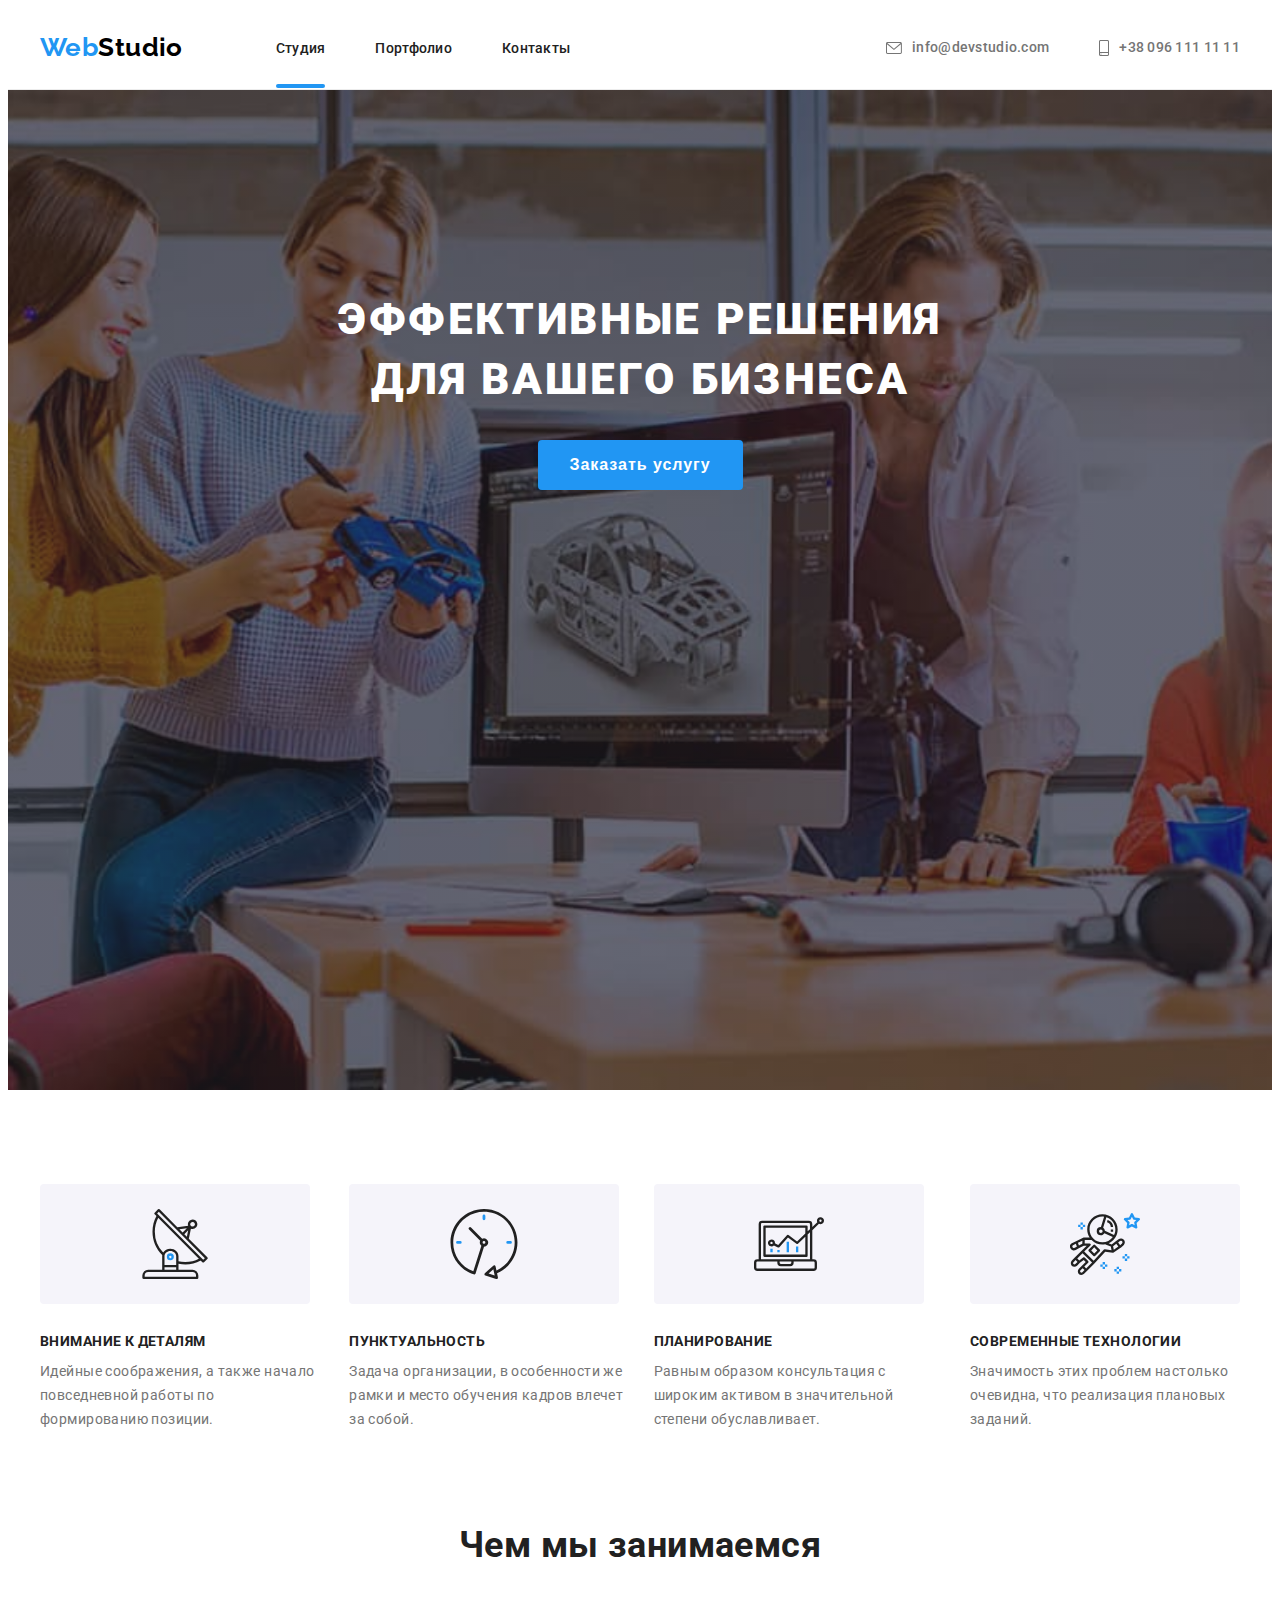
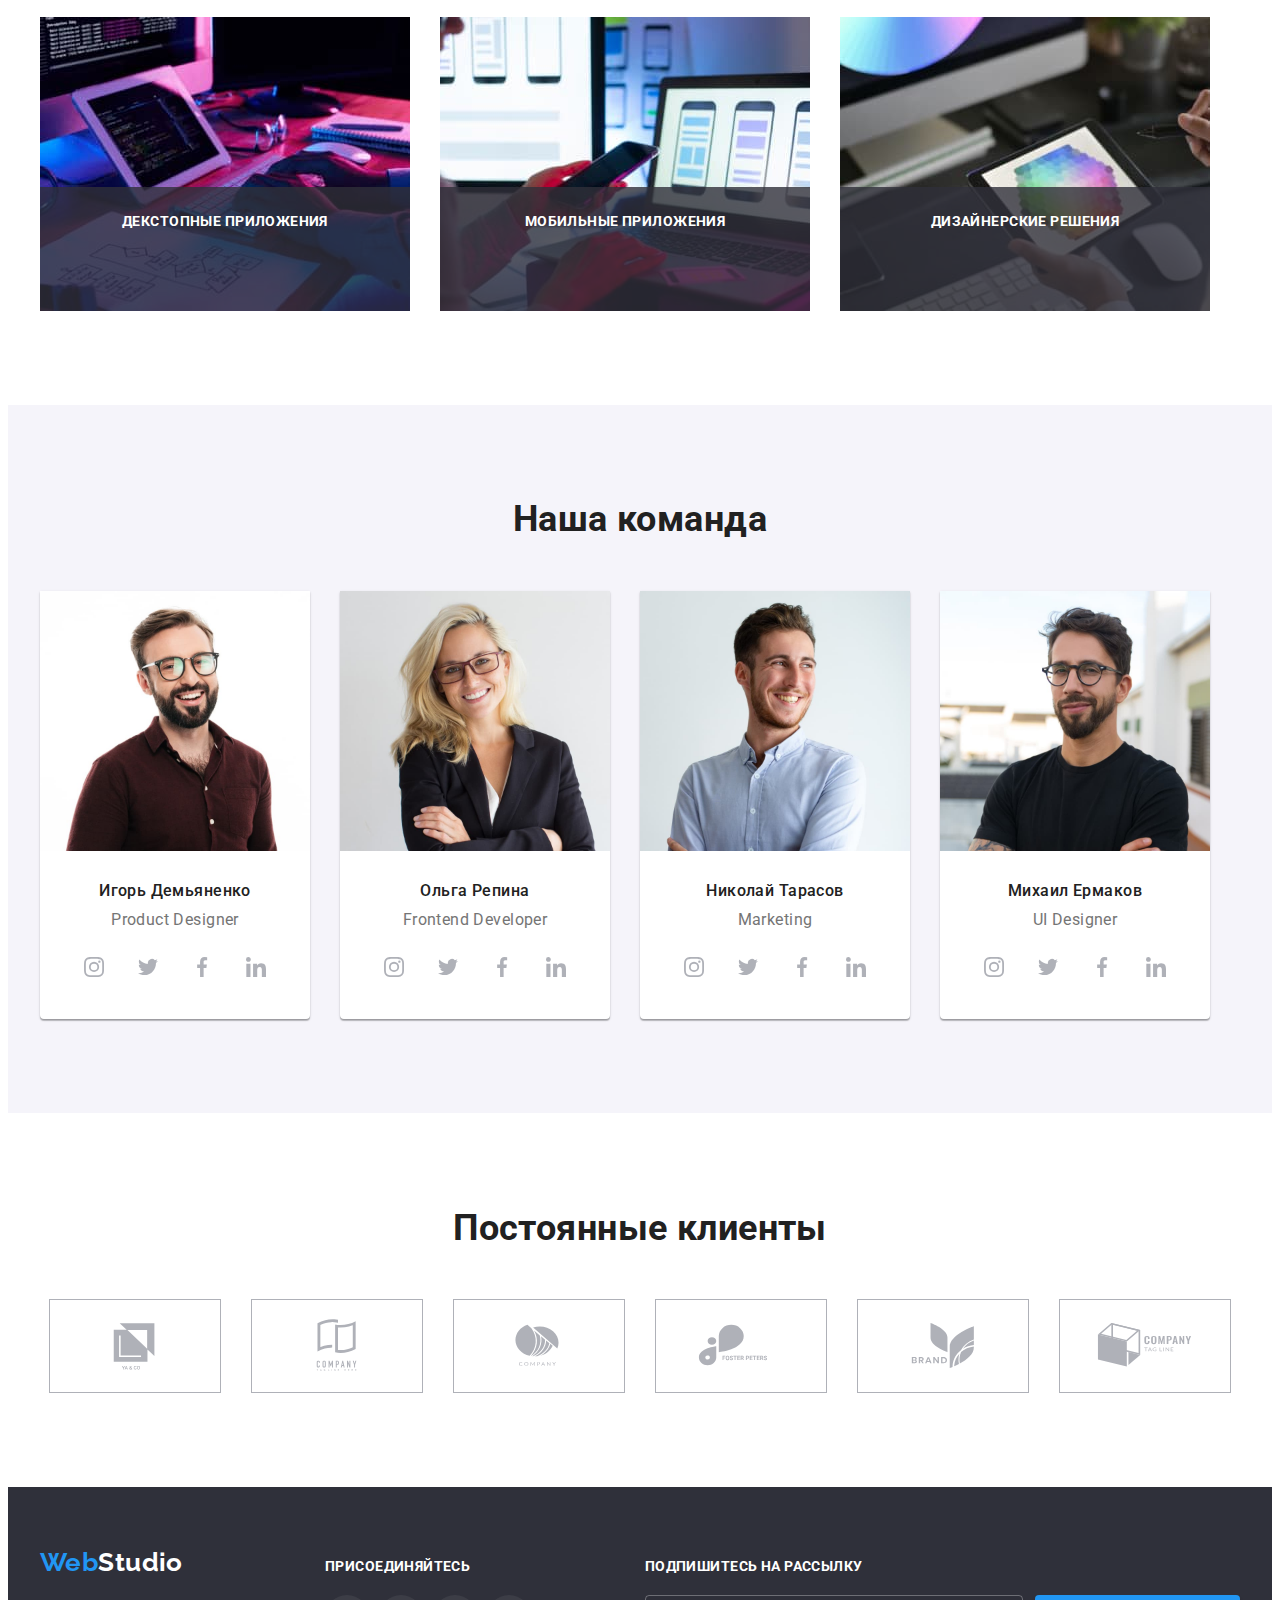
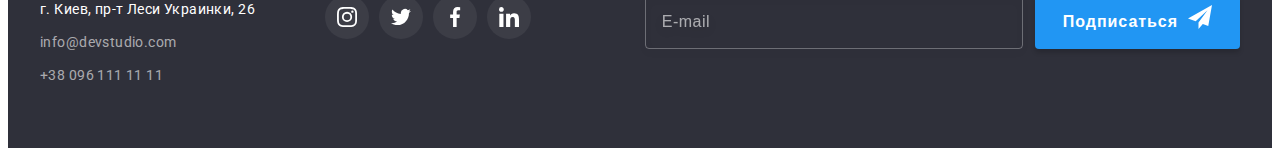
<file: index.html>
<!DOCTYPE html>
<html lang="ru">
	<head>
		<meta charset="UTF-8" />
		<meta http-equiv="X-UA-Compatible" content="IE=edge" />
		<meta name="viewport" content="width=device-width, initial-scale=1.0" />
		<title>Студия</title>
		<link rel="preconnect" href="https://fonts.googleapis.com" />
		<link rel="preconnect" href="https://fonts.gstatic.com" crossorigin />
		<link
			href="https://fonts.googleapis.com/css2?family=Raleway:wght@700&family=Roboto:wght@400;500;700;900&display=swap"
			rel="stylesheet"
		/>
		<link
			rel="stylesheet"
			href="https://cdnjs.cloudflare.com/ajax/libs/modern-normalize/1.1.0/modern-normalize.min.css"
			integrity="sha512-wpPYUAdjBVSE4KJnH1VR1HeZfpl1ub8YT/NKx4PuQ5NmX2tKuGu6U/JRp5y+Y8XG2tV+wKQpNHVUX03MfMFn9Q=="
			crossorigin="anonymous"
			referrerpolicy="no-referrer"
		/>
		<link rel="stylesheet" href="./css/styles.css" />
	</head>
	<body>
		<!-- шапка -->
		<header class="page-header">
			<div class="container">
				<nav class="page-navigation">
					<a href="./index.html" class="logo" lang="en">Web<span class="color-black">Studio</span></a>
					<ul class="site-nav list">
						<li class="site-nav-item"><a class="current" href="./index.html">Студия</a></li>
						<li class="site-nav-item"><a href="./portfolio.html">Портфолио</a></li>
						<li class="site-nav-item"><a href="">Контакты</a></li>
					</ul>
				</nav>
				<ul class="auth-nav list">
					<li class="header-mail">
						<a href="maito:info@devstudio.com" class="header-envelope">
							<svg class="header-icon" width="16px" height="12px">
								<use href="./images/symbol-defs.svg#icon-envelope"></use>
							</svg>
							info@devstudio.com</a
						>
					</li>
					<li class="header-tel">
						<a href="tel:+380961111111" class="header-smartphone">
							<svg class="header-icon" width="10px" height="16px">
								<use href="./images/symbol-defs.svg#icon-smartphone"></use>
							</svg>
							+38 096 111 11 11</a
						>
					</li>
				</ul>
			</div>
		</header>
		<main>
			<!-- герой -->
			<section class="banner">
				<div class="container">
					<h1 class="banner-title">Эффективные решения для вашего бизнеса</h1>
					<button type="button" class="main-button" data-modal-open>Заказать услугу</button>
				</div>
			</section>
			<!-- особенности -->
			<section class="peculiarities">
				<div class="container">
					<h2 class="visually-hidden">Особенности</h2>
					<ul class="pec-list list">
						<li>
							<div class="features-pic">
								<svg class="feature-icon" width="70" height="70">
									<use href="./images/symbol-defs.svg#icon-antenna"></use>
								</svg>
							</div>
							<h3 class="pec-list-title">Внимание к деталям</h3>
							<p class="pec-list-text">
								Идейные соображения, а также начало повседневной работы по формированию позиции.
							</p>
						</li>
						<li>
							<div class="features-pic">
								<svg class="feature-icon" width="70" height="70">
									<use href="./images/symbol-defs.svg#icon-clock"></use>
								</svg>
							</div>
							<h3 class="pec-list-title">Пунктуальность</h3>
							<p class="pec-list-text">
								Задача организации, в особенности же рамки и место обучения кадров влечет за собой.
							</p>
						</li>
						<li>
							<div class="features-pic">
								<svg class="feature-icon" width="70" height="70">
									<use href="./images/symbol-defs.svg#icon-diagram"></use>
								</svg>
							</div>
							<h3 class="pec-list-title">Планирование</h3>
							<p class="pec-list-text">
								Равным образом консультация с широким активом в значительной степени обуславливает.
							</p>
						</li>
						<li>
							<div class="features-pic">
								<svg class="feature-icon" width="70" height="70">
									<use href="./images/symbol-defs.svg#icon-astronaut"></use>
								</svg>
							</div>
							<h3 class="pec-list-title">Современные технологии</h3>
							<p class="pec-list-text">Значимость этих проблем настолько очевидна, что реализация плановых заданий.</p>
						</li>
					</ul>
				</div>
			</section>
			<!-- чем мы занимаемся -->
			<section class="doing">
				<div class="container">
					<h2 class="doing-title">Чем мы занимаемся</h2>
					<ul class="doig-list list">
						<li>
							<div class="doing-img">
								<img src="./images/box1.jpg" alt="декстопные приложения" width="370" />
								<div class="doing-overlay">
									<p class="doing-text">Декстопные приложения</p>
								</div>
							</div>
						</li>
						<li>
							<div class="doing-img">
								<img src="./images/box2.jpg" alt=" приложения" width="370" />
								<div class="doing-overlay">
									<p class="doing-text">Мобильные приложения</p>
								</div>
							</div>
						</li>
						<li>
							<div class="doing-img">
								<img src="./images/box3.jpg" alt="дизайнерские решения" width="370" />
								<div class="doing-overlay">
									<p class="doing-text">Дизайнерские решения</p>
								</div>
							</div>
						</li>
					</ul>
				</div>
			</section>
			<!-- наша команда -->
			<section class="team section">
				<div class="container">
					<h2 class="team-title">Наша команда</h2>
					<ul class="team-list list">
						<li class="team-card">
							<img class="team-photo" src="./images/photo1.jpg" alt="Игорь Демьяненко" width="270" height="260" />
							<div class="team-desk">
								<h3 class="card-title">Игорь Демьяненко</h3>
								<p class="card-text" lang="en">Product Designer</p>
								<ul class="team-contacts list">
									<li class="team-contacts-item">
										<a href="" class="team-contacts-link link">
											<svg class="team-contacts-icon" width="20" height="20">
												<use href="./images/symbol-defs.svg#icon-instagram"></use>
											</svg>
										</a>
									</li>
									<li class="team-contacts-item">
										<a href="" class="team-contacts-link link">
											<svg class="team-contacts-icon" width="20" height="20">
												<use href="./images/symbol-defs.svg#icon-twitter"></use>
											</svg>
										</a>
									</li>
									<li class="team-contacts-item">
										<a href="" class="team-contacts-link link">
											<svg class="team-contacts-icon" width="20" height="20">
												<use href="./images/symbol-defs.svg#icon-facebook"></use>
											</svg>
										</a>
									</li>
									<li class="team-contacts-item">
										<a href="" class="team-contacts-link link">
											<svg class="team-contacts-icon" width="20" height="20">
												<use href="./images/symbol-defs.svg#icon-linkedin"></use>
											</svg>
										</a>
									</li>
								</ul>
							</div>
						</li>
						<li class="team-card">
							<img class="team-photo" src="./images/photo2.jpg" alt="Ольга Репина" width="270" height="260" />
							<div class="team-desk">
								<h3 class="card-title">Ольга Репина</h3>
								<p class="card-text" lang="en">Frontend Developer</p>
								<ul class="team-contacts list">
									<li class="team-contacts-item">
										<a href="" class="team-contacts-link link">
											<svg class="team-contacts-icon" width="20" height="20">
												<use href="./images/symbol-defs.svg#icon-instagram"></use>
											</svg>
										</a>
									</li>
									<li class="team-contacts-item">
										<a href="" class="team-contacts-link link">
											<svg class="team-contacts-icon" width="20" height="20">
												<use href="./images/symbol-defs.svg#icon-twitter"></use>
											</svg>
										</a>
									</li>
									<li class="team-contacts-item">
										<a href="" class="team-contacts-link link">
											<svg class="team-contacts-icon" width="20" height="20">
												<use href="./images/symbol-defs.svg#icon-facebook"></use>
											</svg>
										</a>
									</li>
									<li class="team-contacts-item">
										<a href="" class="team-contacts-link link">
											<svg class="team-contacts-icon" width="20" height="20">
												<use href="./images/symbol-defs.svg#icon-linkedin"></use>
											</svg>
										</a>
									</li>
								</ul>
							</div>
						</li>
						<li class="team-card">
							<img class="team-photo" src="./images/photo3.jpg" alt="Николай Тарасов" width="270" height="260" />
							<div class="team-desk">
								<h3 class="card-title">Николай Тарасов</h3>
								<p class="card-text" lang="en">Marketing</p>
								<ul class="team-contacts list">
									<li class="team-contacts-item">
										<a href="" class="team-contacts-link link">
											<svg class="team-contacts-icon" width="20" height="20">
												<use href="./images/symbol-defs.svg#icon-instagram"></use>
											</svg>
										</a>
									</li>
									<li class="team-contacts-item">
										<a href="" class="team-contacts-link link">
											<svg class="team-contacts-icon" width="20" height="20">
												<use href="./images/symbol-defs.svg#icon-twitter"></use>
											</svg>
										</a>
									</li>
									<li class="team-contacts-item">
										<a href="" class="team-contacts-link link">
											<svg class="team-contacts-icon" width="20" height="20">
												<use href="./images/symbol-defs.svg#icon-facebook"></use>
											</svg>
										</a>
									</li>
									<li class="team-contacts-item">
										<a href="" class="team-contacts-link link">
											<svg class="team-contacts-icon" width="20" height="20">
												<use href="./images/symbol-defs.svg#icon-linkedin"></use>
											</svg>
										</a>
									</li>
								</ul>
							</div>
						</li>
						<li class="team-card">
							<img class="team-photo" src="./images/photo4.jpg" alt="Михаил Ермаков" width="270" height="260" />
							<div class="team-desk">
								<h3 class="card-title">Михаил Ермаков</h3>
								<p class="card-text" lang="en">UI Designer</p>
								<ul class="team-contacts list">
									<li class="team-contacts-item">
										<a href="" class="team-contacts-link link">
											<svg class="team-contacts-icon" width="20" height="20">
												<use href="./images/symbol-defs.svg#icon-instagram"></use>
											</svg>
										</a>
									</li>
									<li class="team-contacts-item">
										<a href="" class="team-contacts-link link">
											<svg class="team-contacts-icon" width="20" height="20">
												<use href="./images/symbol-defs.svg#icon-twitter"></use>
											</svg>
										</a>
									</li>
									<li class="team-contacts-item">
										<a href="" class="team-contacts-link link">
											<svg class="team-contacts-icon" width="20" height="20">
												<use href="./images/symbol-defs.svg#icon-facebook"></use>
											</svg>
										</a>
									</li>
									<li class="team-contacts-item">
										<a href="" class="team-contacts-link link">
											<svg class="team-contacts-icon" width="20" height="20">
												<use href="./images/symbol-defs.svg#icon-linkedin"></use>
											</svg>
										</a>
									</li>
								</ul>
							</div>
						</li>
					</ul>
				</div>
			</section>
			<!-- -------------------ПОСТОЯННЫЕ КЛИЕНТЫ------------ -->
			<section class="clients section">
				<div class="container">
					<h2 class="clients-title">Постоянные клиенты</h2>
					<ul class="clients-list list">
						<li class="clients-list-item">
							<a href="" class="clients-logo-link link">
								<svg class="clients-logo-icon" width="106" height="60">
									<use href="./images/symbol-defs.svg#icon-Logo-1"></use>
								</svg>
							</a>
						</li>
						<li class="clients-list-item">
							<a href="" class="clients-logo-link link">
								<svg class="clients-logo-icon" width="106" height="60">
									<use href="./images/symbol-defs.svg#icon-Logo-2"></use>
								</svg>
							</a>
						</li>
						<li class="clients-list-item">
							<a href="" class="clients-logo-link link">
								<svg class="clients-logo-icon" width="106" height="60">
									<use href="./images/symbol-defs.svg#icon-Logo-3"></use>
								</svg>
							</a>
						</li>
						<li class="clients-list-item">
							<a href="" class="clients-logo-link link">
								<svg class="clients-logo-icon" width="106" height="60">
									<use href="./images/symbol-defs.svg#icon-Logo-4"></use>
								</svg>
							</a>
						</li>
						<li class="clients-list-item">
							<a href="" class="clients-logo-link link">
								<svg class="clients-logo-icon" width="106" height="60">
									<use href="./images/symbol-defs.svg#icon-Logo-5"></use>
								</svg>
							</a>
						</li>
						<li class="clients-list-item">
							<a href="" class="clients-logo-link link">
								<svg class="clients-logo-icon" width="106" height="60">
									<use href="./images/symbol-defs.svg#icon-Logo-6"></use>
								</svg>
							</a>
						</li>
					</ul>
				</div>
			</section>
		</main>
		<!-- футер -->
		<footer class="footer">
			<div class="container position">
				<div class="footer-contacts">
					<a href="./index.html" class="logo-footer" lang="en">Web<span class="color-white">Studio</span></a>
					<address class="adress">
						<ul class="adress-list list">
							<li class="adress-item">
								<a
									class="adr"
									href="https://goo.gl/maps/PPRMC6hqxbuYSdS69"
									target="_blank"
									rel="noreferrer noopener nofollow"
								>
									г. Киев, пр-т Леси Украинки, 26
								</a>
							</li>
							<li class="adress-item"><a class="mail" href="maito:info@devstudio.com">info@devstudio.com</a></li>
							<li class="adress-item"><a class="tel" href="tel:+380961111111">+38 096 111 11 11</a></li>
						</ul>
					</address>
				</div>

				<div class="adition">
					<strong class="add">Присоединяйтесь</strong>
					<ul class="sotial-list list">
						<li class="sotial-items">
							<a href="" class="sotial-links link">
								<svg class="social-icon" width="20" height="20">
									<use href="./images/symbol-defs.svg#icon-instagram"></use>
								</svg>
							</a>
						</li>
						<li class="sotial-items">
							<a href="" class="sotial-links link">
								<svg class="social-icon" width="20" height="20">
									<use href="./images/symbol-defs.svg#icon-twitter"></use>
								</svg>
							</a>
						</li>
						<li class="sotial-items">
							<a href="" class="sotial-links link">
								<svg class="social-icon" width="20" height="20">
									<use href="./images/symbol-defs.svg#icon-facebook"></use>
								</svg>
							</a>
						</li>
						<li class="sotial-items">
							<a href="" class="sotial-links link">
								<svg class="social-icon" width="20" height="20">
									<use href="./images/symbol-defs.svg#icon-linkedin"></use>
								</svg>
							</a>
						</li>
					</ul>
				</div>

				<div class="footer-sub">
					<strong class="subscribe">Подпишитесь на рассылку</strong>
					<form class="subscribe-form">
						<input type="email" class="subscribe-input" name="user-email" placeholder="E-mail" />
						<button type="submit" class="subscribe-button">
							Подписаться
							<span>
								<svg class="send" width="24" height="24">
									<use href="./images/symbol-defs.svg#icon-send"></use>
								</svg>
							</span>
						</button>
					</form>
				</div>
			</div>
		</footer>
		<!-- --------------------------МОДАЛКА-------------------------- -->
		<div class="backdrop is-hidden" data-modal>
			<div class="modal">
				<button type="button" data-modal-close class="close">
					<svg class="icon-close" width="18" height="18">
						<use href="./images/symbol-defs.svg#icon-close"></use>
					</svg>
				</button>
				<p class="modal-title">Оставьте свои данные, мы вам перезоним</p>
				<form class="modal-form">
					<div class="input-field">
						<label class="input-title">Имя</label>
						<div class="input-wrap">
							<input type="text" class="form-input" name="user-name" required />
							<svg class="input-icon" width="18" height="18">
								<use href="./images/symbol-defs.svg#icon-person"></use>
							</svg>
						</div>
					</div>
					<div class="input-field">
						<label class="input-title">Телефон</label>
						<div class="input-wrap">
							<input type="tel" class="form-input" name="user-tel" minlength="10" required />
							<svg class="input-icon" width="18" height="18">
								<use href="./images/symbol-defs.svg#icon-phone"></use>
							</svg>
						</div>
					</div>
					<div class="input-field">
						<label class="input-title">Почта</label>
						<div class="input-wrap">
							<input type="email" class="form-input" name="user-email" required />
							<svg class="input-icon" width="18" height="18">
								<use href="./images/symbol-defs.svg#icon-email"></use>
							</svg>
						</div>
					</div>

					<div class="input-field-coment">
						<label>
							<span class="input-title">Комментарий</span>
							<textarea name="comment" class="modal-text form-input" placeholder="Введите текст"></textarea>
						</label>
					</div>
					<div class="input-field-che">
						<input
							type="checkbox"
							name="user-policy"
							value="true"
							class="input-check visually-hidden"
							id="user-policy"
						/>
						<label for="user-policy" class="checkbox-text">
							<span>
								<svg class="checked-icon" width="16" height="15">
									<use href="./images/symbol-defs.svg#icon-checked"></use>
								</svg>
							</span>
							Соглашаюсь с рассылкой и принимаю <a href="#" class="dogovor">Условия договора</a>
						</label>
					</div>

					<button type="submit" class="modal-button">Отправить</button>
				</form>
			</div>
		</div>
		<script src="./js/modal.js"></script>
	</body>
</html>
</file>
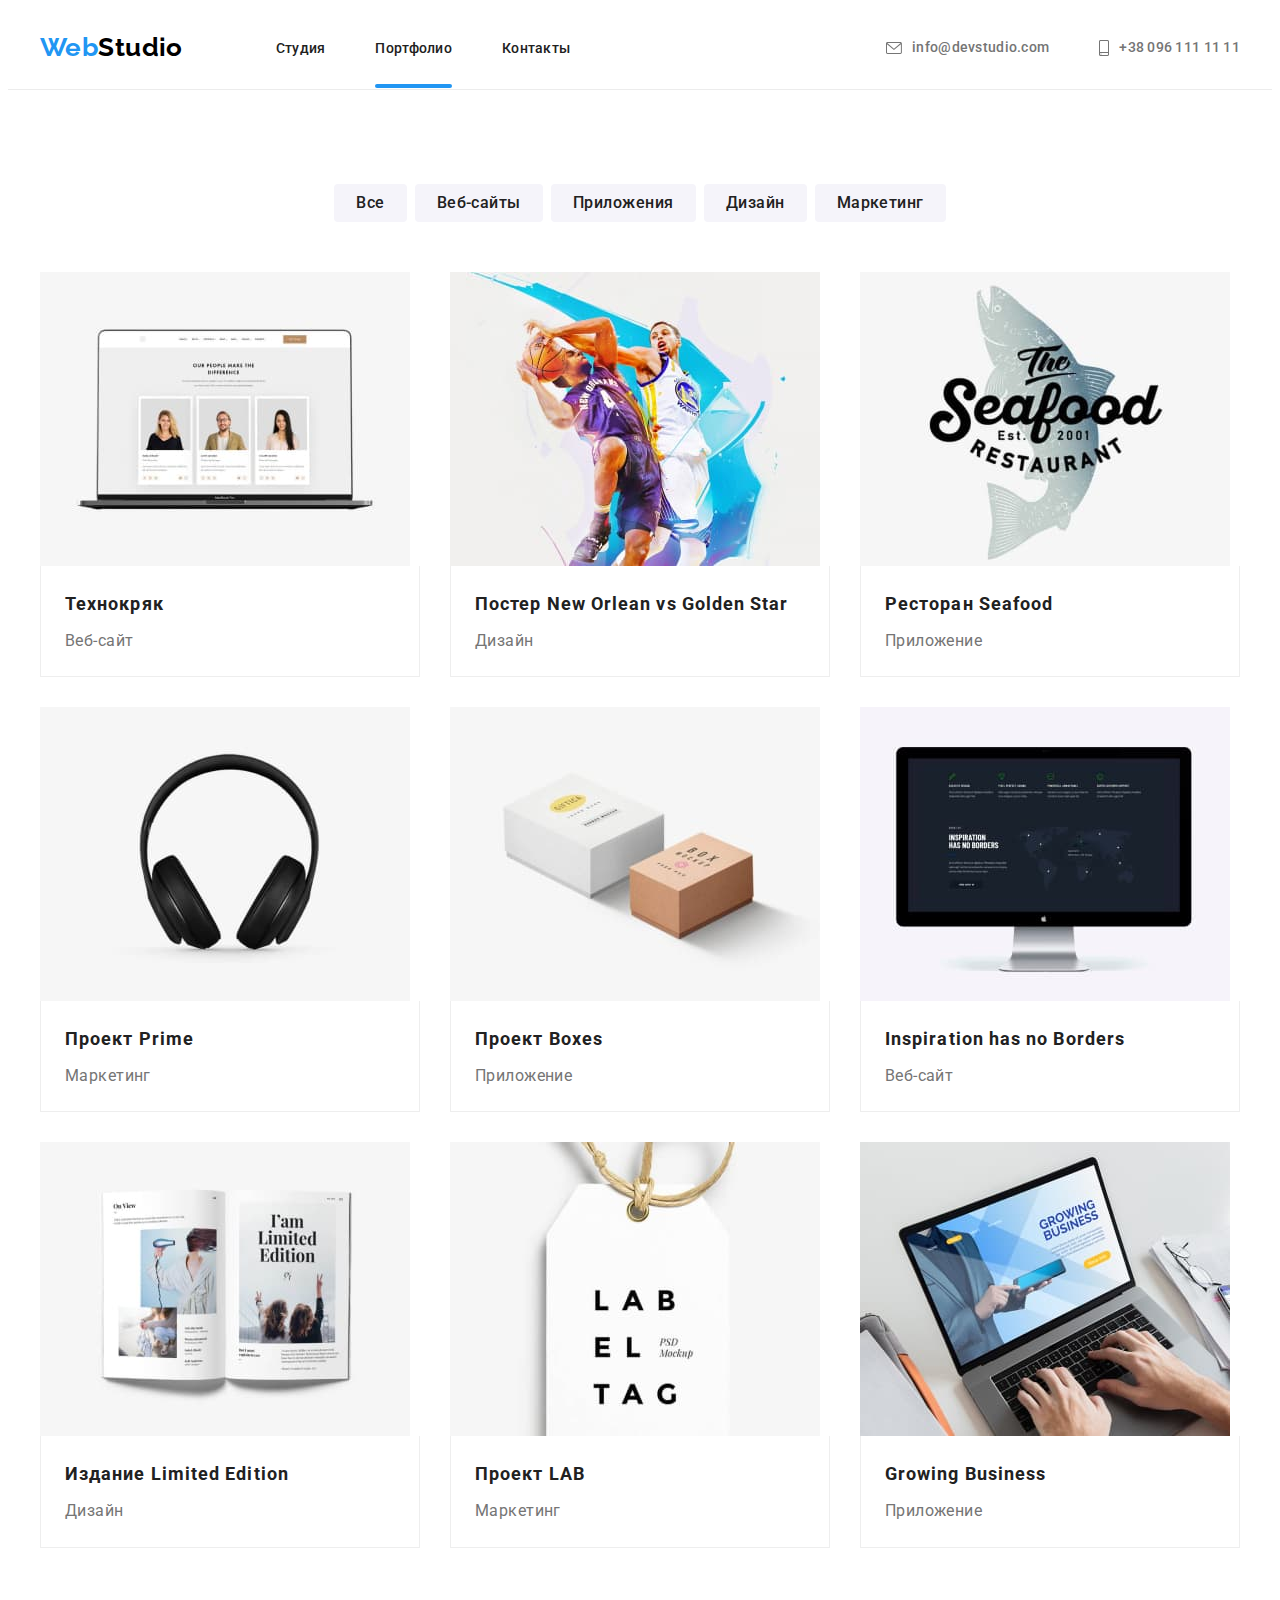
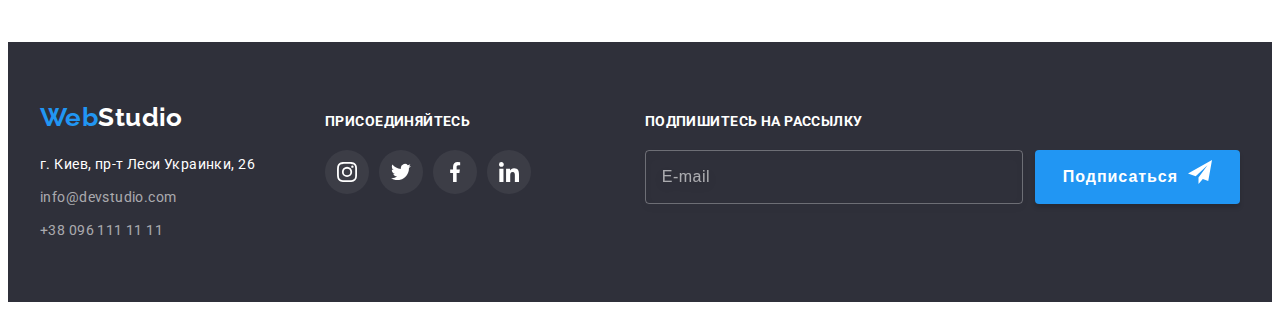
<file: portfolio.html>
<!DOCTYPE html>
<html lang="ru">
	<head>
		<meta charset="UTF-8" />
		<meta http-equiv="X-UA-Compatible" content="IE=edge" />
		<meta name="viewport" content="width=device-width, initial-scale=1.0" />
		<title>Портфолио</title>
		<link rel="preconnect" href="https://fonts.googleapis.com" />
		<link rel="preconnect" href="https://fonts.gstatic.com" crossorigin />
		<link
			href="https://fonts.googleapis.com/css2?family=Raleway:wght@700&family=Roboto:wght@400;500;700;900&display=swap"
			rel="stylesheet"
		/>
		<link
			rel="stylesheet"
			href="https://cdnjs.cloudflare.com/ajax/libs/modern-normalize/1.1.0/modern-normalize.min.css"
			integrity="sha512-wpPYUAdjBVSE4KJnH1VR1HeZfpl1ub8YT/NKx4PuQ5NmX2tKuGu6U/JRp5y+Y8XG2tV+wKQpNHVUX03MfMFn9Q=="
			crossorigin="anonymous"
			referrerpolicy="no-referrer"
		/>
		<link rel="stylesheet" href="./css/styles.css" />
	</head>
	<body>
		<!-- шапка -->
		<header class="page-header">
			<div class="container">
				<nav class="page-navigation">
					<a href="./index.html" class="logo" lang="en">Web<span class="color-black">Studio</span></a>
					<ul class="site-nav list">
						<li><a href="./index.html">Студия</a></li>
						<li><a class="current" href="./portfolio.html">Портфолио</a></li>
						<li><a href="">Контакты</a></li>
					</ul>
				</nav>
				<ul class="auth-nav list">
					<li class="header-mail">
						<a href="maito:info@devstudio.com" class="header-envelope">
							<svg class="header-icon" width="16px" height="12px">
								<use href="./images/symbol-defs.svg#icon-envelope"></use>
							</svg>
							info@devstudio.com</a
						>
					</li>
					<li class="header-tel">
						<a href="tel:+380961111111" class="header-smartphone">
							<svg class="header-icon" width="10px" height="16px">
								<use href="./images/symbol-defs.svg#icon-smartphone"></use>
							</svg>
							+38 096 111 11 11</a
						>
					</li>
				</ul>
			</div>
		</header>
		<main>
			<section class="portfolio section">
				<div class="container">
					<h1 class="visually-hidden">Портфолио</h1>
					<!--фильтр-->
					<ul class="filters list">
						<li class="filers-item"><button type="button">Все</button></li>
						<li class="filers-item"><button type="button">Веб-сайты</button></li>
						<li class="filers-item"><button type="button">Приложения</button></li>
						<li class="filers-item"><button type="button">Дизайн</button></li>
						<li class="filers-item"><button type="button">Маркетинг</button></li>
					</ul>
					<!--карточки-->
					<ul class="cards-list list">
						<li class="cards-item">
							<a href="#" class="card-link">
								<div class="card-thumb">
									<img class="card-img" src="./images/p1.jpg" alt="технокряк" />

									<p class="card-about">
										Ресурс предлагает комплексные предложения с разным уровнем функционала и сервисов. Все это позволит
										посетителю получить исчерпывающие сведения о компании или частном лице
									</p>
								</div>
								<div class="card-content">
									<h2 class="cads">Технокряк</h2>
									<p class="cards-text">Веб-сайт</p>
								</div>
							</a>
						</li>
						<li class="cards-item">
							<a href="#" class="card-link">
								<div class="card-thumb">
									<img class="card-img" src="./images/p2.jpg" alt="постер" width="370" height="294" />
									<p class="card-about">
										Ресурс предлагает комплексные предложения с разным уровнем функционала и сервисов. Все это позволит
										посетителю получить исчерпывающие сведения о компании или частном лице
									</p>
								</div>
								<div class="card-content">
									<h2 class="cads">Постер <span lang="en">New Orlean vs Golden Star</span></h2>
									<p class="cards-text">Дизайн</p>
								</div>
							</a>
						</li>
						<li class="cards-item">
							<a href="#" class="card-link">
								<div class="card-thumb">
									<img class="card-img" src="./images/p3.jpg" alt="ресторан" width="370" height="294" />
									<p class="card-about">
										Ресурс предлагает комплексные предложения с разным уровнем функционала и сервисов. Все это позволит
										посетителю получить исчерпывающие сведения о компании или частном лице
									</p>
								</div>
								<div class="card-content">
									<h2 class="cads">Ресторан <span lang="en">Seafood</span></h2>
									<p class="cards-text">Приложение</p>
								</div>
							</a>
						</li>
						<li class="cards-item">
							<a href="#" class="card-link">
								<div class="card-thumb">
									<img class="card-img" src="./images/p4.jpg" alt="прайм" width="370" height="294" />
									<p class="card-about">
										Ресурс предлагает комплексные предложения с разным уровнем функционала и сервисов. Все это позволит
										посетителю получить исчерпывающие сведения о компании или частном лице
									</p>
								</div>
								<div class="card-content">
									<h2 class="cads">Проект <span lang="en">Prime</span></h2>
									<p class="cards-text">Маркетинг</p>
								</div>
							</a>
						</li>
						<li class="cards-item">
							<a href="#" class="card-link">
								<div class="card-thumb">
									<img class="card-img" src="./images/p5.jpg" alt="коробки" width="370" height="294" />
									<p class="card-about">
										Ресурс предлагает комплексные предложения с разным уровнем функционала и сервисов. Все это позволит
										посетителю получить исчерпывающие сведения о компании или частном лице
									</p>
								</div>
								<div class="card-content">
									<h2 class="cads">Проект <span lang="en">Boxes</span></h2>
									<p class="cards-text">Приложение</p>
								</div>
							</a>
						</li>
						<li class="cards-item">
							<a href="#" class="card-link">
								<div class="card-thumb">
									<img class="card-img" src="./images/p6.jpg" alt="вдохновение" width="370" height="294" />
									<p class="card-about">
										Ресурс предлагает комплексные предложения с разным уровнем функционала и сервисов. Все это позволит
										посетителю получить исчерпывающие сведения о компании или частном лице
									</p>
								</div>
								<div class="card-content">
									<h2 class="cads" lang="en">Inspiration has no Borders</h2>
									<p class="cards-text">Веб-сайт</p>
								</div>
							</a>
						</li>
						<li class="cards-item">
							<a href="#" class="card-link">
								<div class="card-thumb">
									<img class="card-img" src="./images/p7.jpg" alt="журнал" width="370" height="294" />
									<p class="card-about">
										Ресурс предлагает комплексные предложения с разным уровнем функционала и сервисов. Все это позволит
										посетителю получить исчерпывающие сведения о компании или частном лице
									</p>
								</div>
								<div class="card-content">
									<h2 class="cads">Издание <span lang="en">Limited Edition</span></h2>
									<p class="cards-text">Дизайн</p>
								</div>
							</a>
						</li>
						<li class="cards-item">
							<a href="#" class="card-link">
								<div class="card-thumb">
									<img class="card-img" src="./images/p8.jpg" alt="проект" width="370" height="294" />
									<p class="card-about">
										Ресурс предлагает комплексные предложения с разным уровнем функционала и сервисов. Все это позволит
										посетителю получить исчерпывающие сведения о компании или частном лице
									</p>
								</div>
								<div class="card-content">
									<h2 class="cads">Проект <span lang="en">LAB</span></h2>
									<p class="cards-text">Маркетинг</p>
								</div>
							</a>
						</li>
						<li class="cards-item">
							<a href="#" class="card-link">
								<div class="card-thumb">
									<img class="card-img" src="./images/p9.jpg" alt="приложение" width="370" height="294" />
									<p class="card-about">
										Ресурс предлагает комплексные предложения с разным уровнем функционала и сервисов. Все это позволит
										посетителю получить исчерпывающие сведения о компании или частном лице
									</p>
								</div>
								<div class="card-content">
									<h2 class="cads" lang="en">Growing Business</h2>
									<p class="cards-text">Приложение</p>
								</div>
							</a>
						</li>
					</ul>
				</div>
			</section>
		</main>
		<!-- футер -->
		<footer class="footer">
			<div class="container position">
				<div class="footer-contacts">
					<a href="./index.html" class="logo-footer" lang="en">Web<span class="color-white">Studio</span></a>
					<address class="adress">
						<ul class="adress-list list">
							<li class="adress-item">
								<a
									class="adr"
									href="https://goo.gl/maps/PPRMC6hqxbuYSdS69"
									target="_blank"
									rel="noreferrer noopener nofollow"
								>
									г. Киев, пр-т Леси Украинки, 26
								</a>
							</li>
							<li class="adress-item"><a class="mail" href="maito:info@devstudio.com">info@devstudio.com</a></li>
							<li class="adress-item"><a class="tel" href="tel:+380961111111">+38 096 111 11 11</a></li>
						</ul>
					</address>
				</div>

				<div class="adition">
					<strong class="add">Присоединяйтесь</strong>
					<ul class="sotial-list list">
						<li class="sotial-items">
							<a href="" class="sotial-links link">
								<svg class="social-icon" width="20" height="20">
									<use href="./images/symbol-defs.svg#icon-instagram"></use>
								</svg>
							</a>
						</li>
						<li class="sotial-items">
							<a href="" class="sotial-links link">
								<svg class="social-icon" width="20" height="20">
									<use href="./images/symbol-defs.svg#icon-twitter"></use>
								</svg>
							</a>
						</li>
						<li class="sotial-items">
							<a href="" class="sotial-links link">
								<svg class="social-icon" width="20" height="20">
									<use href="./images/symbol-defs.svg#icon-facebook"></use>
								</svg>
							</a>
						</li>
						<li class="sotial-items">
							<a href="" class="sotial-links link">
								<svg class="social-icon" width="20" height="20">
									<use href="./images/symbol-defs.svg#icon-linkedin"></use>
								</svg>
							</a>
						</li>
					</ul>
				</div>

				<div class="footer-sub">
					<strong class="subscribe">Подпишитесь на рассылку</strong>
					<form class="subscribe-form">
						<input type="email" class="subscribe-input" name="user-email" placeholder="E-mail" />
						<button type="submit" class="subscribe-button">
							Подписаться
							<span>
								<svg class="send" width="24" height="24">
									<use href="./images/symbol-defs.svg#icon-send"></use>
								</svg>
							</span>
						</button>
					</form>
				</div>
			</div>
		</footer>
	</body>
</html>
</file>
<file: css/styles.css>
:root {
	--main-title-color: #fff;
	--accent-color: #2196f3;
	--color-titles: #212121;
	--color-text: #757575;
	--color-fon: #f5f4fa;
	--color-fon-banner: #c4c4c4;
	--color-black: #000;
	--main-button-accent: #188ce8;
	--contacts-in-footer: rgba(255, 255, 255, 0.6);
	--color-border: #eeeeee;
	--color-header-line: #ececec;
	--color-gradient-hero: rgba(47, 48, 58, 0.4);
	--color-soc-icons: #afb1b8;
	--card-set-gap: 30px;
	--timing-function: cubic-bezier(0.4, 0, 0.2, 1);
}

body {
	font-family: "Roboto", sans-serif;
	background-color: var(--main-title-color);
	font-size: 14px;
	letter-spacing: 0.03em;
	color: var(--color-titles);
}
h1,
h2,
h3,
h4,
h5,
h6,
p {
	margin: 0;
}
a {
	text-decoration: none;
}
li {
	list-style: none;
}
img {
	display: block;
	max-width: 100%;
	height: auto;
}
button {
	display: block;
	margin: 0 auto;
	cursor: pointer;
	border: none;
	border-radius: 4px;
}
.section {
	padding-top: 94px;
	padding-bottom: 94px;
}
.list {
	padding: 0;
	margin: 0;
	list-style: none;
}
.link {
	text-decoration: none;
}
.container {
	width: 1200px;
	padding-left: 15px;
	padding-right: 15px;
	margin: 0 auto;
}
/* --------------------------ШАПКА------------------------ */
.page-header {
	background-color: var(--main-title-color);
	border-bottom: 1px solid var(--color-header-line);
}
.page-header .container {
	display: flex;
	align-items: center;
}
.page-navigation {
	display: flex;
}
.logo {
	font-family: "Raleway", sans-serif;
	font-style: normal;
	font-weight: 700;
	font-size: 26px;
	line-height: 1.19;
	color: var(--accent-color);
	padding-top: 24px;
	padding-bottom: 25px;
	margin-right: 93px;
}
.color-black {
	color: var(--color-black);
}

.site-nav a {
	font-weight: 500;
	line-height: 1.14;
	letter-spacing: 0.02em;
	color: var(--color-titles);
	transition: color 250ms var(--timing-function);
	padding-bottom: 32px;
}

.site-nav a:hover,
.auth-nav a:hover,
.site-nav a:focus,
.auth-nav a:focus {
	cursor: pointer;
	color: var(--accent-color);
}

.current {
	position: relative;
	color: var(--accent-color);
}
.site-nav {
	position: relative;
}
.current::after {
	content: "";
	position: absolute;

	bottom: 0;
	left: 0;
	display: block;
	width: 100%;
	height: 4px;
	background-color: var(--accent-color);
	border-radius: 2px;
}
.auth-nav a {
	font-weight: 500;
	line-height: 1.14;
	letter-spacing: 0.02em;
	color: var(--color-text);
	transition: color 250ms var(--timing-function);
}
.site-nav {
	display: flex;
	padding-top: 32px;
	padding-bottom: 32px;
	margin: 0 auto;
	gap: 50px;
}
.auth-nav {
	display: flex;
	margin-left: auto;
	gap: 50px;
}
.header-icon {
	fill: currentColor;
}
.header-envelope,
.header-smartphone {
	display: flex;
	align-items: center;
	justify-content: center;
	gap: 10px;
}
/* ----------------------ГЕРОЙ------------------------ */
.banner {
	background-color: var(--color-fon-banner);
	padding-top: 200px;
	padding-bottom: 200px;
	height: 600px;
	max-width: 1600px;
	margin-left: auto;
	margin-right: auto;
	background-image: linear-gradient(var(--color-gradient-hero), var(--color-gradient-hero)), url(../images/hero.jpg);
	background-repeat: no-repeat;
	background-position: center;
	background-size: cover;
}
.banner-title {
	margin-top: 0;
	margin-bottom: 30px;
	margin-left: auto;
	margin-right: auto;
	font-weight: 900;
	font-size: 44px;
	line-height: 1.36;
	text-align: center;
	letter-spacing: 0.06em;
	text-transform: uppercase;
	color: var(--main-title-color);
	max-width: 696px;
}
.main-button {
	font-weight: 700;
	font-size: 16px;
	line-height: 1.88;
	display: flex;
	align-items: center;
	padding: 10px 32px;
	cursor: pointer;
	letter-spacing: 0.06em;
	color: var(--main-title-color);
	background-color: var(--accent-color);
	border-radius: 4px;
	margin-left: auto;
	margin-right: auto;
	transition: color 250ms var(--timing-function), background-color 250ms var(--timing-function);
}
.main-button:hover,
.main-button:focus {
	color: var(--main-title-color);
	background-color: var(--main-button-accent);
}

/* ----------------------------------ОСОБЕННОСТИ-------------------- */
.peculiarities {
	padding-top: 94px;
	padding-bottom: 94px;
}
.visually-hidden {
	position: absolute;
	width: 1px;
	height: 1px;
	margin: -1px;
	border: 0;
	padding: 0;
	white-space: nowrap;
	clip-path: inset(100%);
	clip: rect(0 0 0 0);
	overflow: hidden;
}
.pec-list {
	display: flex;
	gap: 30px;
	background-color: var(--main-title-color);
}
.features-pic {
	width: 270px;
	height: 120px;
	background: var(--color-fon);
	border-radius: 4px;
	margin-bottom: 30px;
	display: flex;
	align-items: center;
	justify-content: center;
}
.pec-list-title {
	font-weight: 700;
	font-size: 14px;
	line-height: 1.14;
	text-transform: uppercase;
	color: var(--color-titles);
	margin-top: 0;
	margin-bottom: 10px;
}
.pec-list-text {
	font-weight: 400;
	line-height: 1.7;
	color: var(--color-text);
}

/* ---------------ЧЕМ МЫ ЗАНИМАЕСЯ------------------ */

.doing {
	background-color: var(--main-title-color);
	padding-bottom: 94px;
}
.doing-title {
	margin-bottom: 50px;
}
.doing-title,
.team-title {
	font-weight: 700;
	font-size: 36px;
	line-height: 1.16;
	text-align: center;
	color: var(--color-titles);
}
.doig-list {
	display: flex;
	gap: 30px;
}
.doing-img {
	position: relative;
}
.doing-overlay {
	position: absolute;
	bottom: 0;
	right: 0;

	width: 370px;
	height: 70px;
	padding-top: 27px;
	padding-bottom: 27px;
	background: rgba(47, 48, 58, 0.8);
}
.doing-text {
	font-weight: 700;
	font-size: 14px;
	line-height: 1.14;
	text-align: center;
	letter-spacing: 0.03em;
	text-transform: uppercase;

	color: var(--main-title-color);
}

/* -------------------НАША КОМАНДА------------------------------ */
.team {
	background-color: var(--color-fon);
}
.team-title {
	margin-bottom: 50px;
}
.team-list {
	display: flex;
	gap: 30px;
}
.team-card {
	background-color: var(--main-title-color);
	box-shadow: 0px 1px 3px rgba(0, 0, 0, 0.12), 0px 1px 1px rgba(0, 0, 0, 0.14), 0px 2px 1px rgba(0, 0, 0, 0.2);
	border-radius: 0px 0px 4px 4px;
}
.team-desk {
	text-align: center;
	padding: 30px 0;
}
.card-title {
	margin-bottom: 10px;
	font-weight: 500;
	font-size: 16px;
	line-height: 1.2;
	color: var(--color-titles);
}
.card-text {
	font-weight: 400;
	font-size: 16px;
	line-height: 1.2;
	color: var(--color-text);
	margin-bottom: 16px;
}
.team-contacts {
	display: flex;
	justify-content: center;
	gap: 10px;
}
.team-contacts-link {
	width: 44px;
	height: 44px;
	border-radius: 50%;
	background-color: var(--main-title-color);
	display: flex;
	align-items: center;
	justify-content: center;
	color: var(--color-soc-icons);

	transition: background-color 250ms var(--timing-function);
}
.team-contacts-icon {
	fill: currentColor;
	transition: color 250ms var(--timing-function);
}
.team-contacts-link:hover,
.team-contacts-link:focus {
	background-color: var(--accent-color);
	color: var(--main-title-color);
}

/* -------------------------------КЛИЕНТЫ---------------------- */
.clients-title {
	margin-bottom: 50px;
	font-weight: 700;
	font-size: 36px;
	line-height: 42px;
	text-align: center;
	color: var(--color-titles);
}
.clients-list {
	display: flex;
	justify-content: center;
	gap: 30px;
}
.clients-logo-link {
	width: 170px;
	height: 92px;
	border: 1px solid var(--color-soc-icons);

	display: flex;
	align-items: center;
	justify-content: center;
	color: var(--color-soc-icons);

	transition: color 250ms var(--timing-function);
}
.clients-logo-icon {
	fill: currentColor;
}
.clients-logo-link:hover,
.clients-logo-link:focus {
	border: 1px solid var(--accent-color);
	border-radius: 4px;
	color: var(--accent-color);
}
/* ---------------------------------ПОДВАЛ------------------------------ */
.footer {
	background-color: #2f303a;
	padding-top: 60px;
	padding-bottom: 60px;
}
.logo-footer {
	font-family: "Raleway", sans-serif;
	display: block;
	font-style: normal;
	font-weight: 700;
	font-size: 26px;
	line-height: 1.19;
	color: var(--accent-color);
	margin-bottom: 20px;
}
.color-white {
	color: var(--main-title-color);
}
.position {
	display: flex;
	align-items: baseline;
}
.footer-contacts {
	margin-right: 70px;
}
.address {
	font-weight: 400;
	line-height: 1.7;
	font-style: normal;
}
address {
	font-style: normal;
}
.adress-item:not(:last-child) {
	margin-bottom: 9px;
}
.adr {
	color: var(--main-title-color);
	line-height: 1.71;
}
.mail,
.tel {
	color: var(--contacts-in-footer);
	line-height: 1.71;
}
address a {
	transition: color 250ms var(--timing-function);
}
address a:hover,
address a:focus {
	color: var(--accent-color);
}

.add {
	font-weight: 700;
	font-size: 14px;
	line-height: 1.14;
	letter-spacing: 0.03em;
	text-transform: uppercase;
	color: var(--main-title-color);
	margin-bottom: 20px;
	display: block;
}
.sotial-list {
	display: flex;
	justify-content: center;
	gap: 10px;
}
.sotial-links {
	fill: var(--main-title-color);
	width: 44px;
	height: 44px;
	border-radius: 50%;
	background-color: #ffffff10;
	display: flex;
	align-items: center;
	justify-content: center;

	transition: background-color 250ms var(--timing-function);
}
.sotial-links:hover,
.sotial-links:focus {
	background-color: var(--accent-color);
}
.footer-sub {
	margin-left: auto;
}
.subscribe {
	display: block;
	font-weight: 700;
	font-size: 14px;
	line-height: 1.14;
	letter-spacing: 0.03em;
	text-transform: uppercase;
	margin-bottom: 20px;

	color: var(--main-title-color);
}
.subscribe-form {
	display: flex;
	gap: 12px;
}
.subscribe-input {
	width: 358px;
	height: 50px;
	border: 1px solid rgba(255, 255, 255, 0.3);
	filter: drop-shadow(0px 4px 4px rgba(0, 0, 0, 0.15));
	border-radius: 4px;
	padding-left: 16px;
	background-color: transparent;

	font-weight: 400;
	font-size: 16px;
	line-height: 1.25;
	display: flex;
	align-items: center;
	letter-spacing: 0.03em;

	color: rgba(255, 255, 255, 0.6);
}
.subscribe-input::placeholder {
	font-weight: 400;
	font-size: 16px;
	line-height: 1.25;
	display: flex;
	align-items: center;
	letter-spacing: 0.03em;

	color: rgba(255, 255, 255, 0.6);
}
.subscribe-button {
	font-weight: 700;
	font-size: 16px;
	line-height: 1.88;
	padding: 10px 28px;
	letter-spacing: 0.06em;

	color: var(--main-title-color);
	background-color: var(--accent-color);
	box-shadow: 0px 4px 4px rgba(0, 0, 0, 0.15);
	border-radius: 4px;

	margin-left: auto;
	margin-right: auto;
	display: flex;
	align-items: center;
	justify-content: center;
	gap: 10px;
}
/* -----------------------------ПОРТФОЛИО------------------------------- */
.portfolio {
	background-color: var(--main-title-color);
}
.filters button {
	font-family: inherit;
	font-weight: 500;
	font-size: 16px;
	line-height: 1.6;
	letter-spacing: 0.03em;
	text-align: center;
	padding: 6px 22px;
	color: var(--color-titles);
	background-color: var(--color-fon);
	border-radius: 4px;

	transition: color 250ms var(--timing-function), background-color 250ms var(--timing-function),
		box-shadow 250ms var(--timing-function);
}
.filters button:hover,
.filters button:focus,
.filters button:active {
	color: var(--main-title-color);
	background-color: var(--accent-color);
	box-shadow: 0px 3px 1px rgba(0, 0, 0, 0.1), 0px 1px 2px rgba(0, 0, 0, 0.08), 0px 2px 2px rgba(0, 0, 0, 0.12);
	border-radius: 4px;
}
.filters {
	display: flex;
	justify-content: center;
	padding-bottom: 16px;
	margin-bottom: 34px;
}
.filers-item:not(:last-child) {
	margin-right: 8px;
}
.filters-item {
	padding: 6px 22px;
	border: 1px solid var(--color-border);
}
.cards-list {
	display: flex;
	flex-wrap: wrap;
	margin-bottom: calc(-1 * var(--card-set-gap));
	margin-left: calc(-1 * var(--card-set-gap));
}
.cards-list > .cards-item {
	flex-basis: calc(100% / 3 - var(--card-set-gap));
	margin-bottom: var(--card-set-gap);
	margin-left: var(--card-set-gap);
}
.card-link {
	display: block;
	transition: box-shadow 250ms var(--timing-function);
}
.card-link:hover,
.card-link:focus {
	box-shadow: 0px 1px 1px rgba(0, 0, 0, 0.12), 0px 4px 4px rgba(0, 0, 0, 0.06), 1px 4px 6px rgba(0, 0, 0, 0.16);
}
.card-thumb {
	position: relative;
	overflow: hidden;
}
.card-about {
	position: absolute;
	top: 0;
	left: 0;

	width: 100%;
	height: 100%;
	padding-left: 24px;
	padding-right: 24px;
	padding-top: 63px;
	padding-bottom: 63px;
	background: rgba(33, 150, 243, 0.9);

	font-weight: 400;
	font-size: 18px;
	line-height: 1.5;
	letter-spacing: 0.03em;
	color: #ffffff;

	transform: translateY(100%);
	transition: transform 250ms var(--timing-function);
	overflow: auto;
}
.card-link:hover .card-about {
	transform: translateY(0);
}
.cads {
	font-weight: 700;
	font-size: 18px;
	line-height: 2;
	letter-spacing: 0.06em;
	color: var(--color-titles);
	margin-bottom: 4px;
}
.cards-text {
	font-weight: 400;
	font-size: 16px;
	line-height: 1.9;
	color: var(--color-text);
}
.card-content {
	padding: 20px 24px;
	border: 1px solid var(--color-border);
	border-top: none;
}

.backdrop {
	position: fixed;
	top: 0;

	width: 100%;
	height: 100%;
	background-color: rgba(0, 0, 0, 0.2);
	transition: opacity 250ms var(--timing-function), visibility 250ms;
}
.modal {
	position: absolute;
	top: 50%;
	left: 50%;

	width: 528px;
	min-height: 581px;
	background-color: var(--main-title-color);
	padding: 40px;
	box-shadow: 0px 1px 3px rgba(0, 0, 0, 0.12), 0px 1px 1px rgba(0, 0, 0, 0.14), 0px 2px 1px rgba(0, 0, 0, 0.2);
	border-radius: 4px;

	transform: translate(-50%, -50%) scale(1);
	transition: transform 250ms var(--timing-function);
}
.backdrop.is-hidden .modal {
	transform: translate(-50%, -50%) scale(0);
}
.close {
	position: absolute;
	top: 8px;
	right: 8px;

	width: 30px;
	height: 30px;
	border: 1px solid rgba(0, 0, 0, 0.1);
	border-radius: 50%;
	background-color: transparent;

	display: flex;
	justify-content: center;
	align-items: center;
}
.icon-close {
	transition: fill 250ms var(--timing-function);
}
.close:hover,
.close:focus {
	fill: var(--accent-color);
}
.is-hidden {
	opacity: 0;
	visibility: hidden;
	pointer-events: none;
}
.no-scroll {
	overflow: hidden;
}
.modal-title {
	font-weight: 700;
	font-size: 20px;
	line-height: 1.15;
	text-align: center;
	letter-spacing: 0.03em;
	margin-bottom: 12px;

	background-color: var(--main-title-color);
	color: var(--color-titles);
}
.input-field {
	margin-bottom: 10px;
}
.input-field-coment {
	margin-bottom: 20px;
}
.input-field-che {
	margin-bottom: 30px;
}
.input-wrap {
	position: relative;
}
.form-input {
	width: 100%;
	height: 40px;
	border: 1px solid rgba(33, 33, 33, 0.2);
	border-radius: 4px;
	padding-left: 42px;

	transition: border 250ms var(--timing-function);
}
.form-input:focus,
.form-input:hover {
	outline-color: var(--accent-color);
}
.input-icon {
	position: absolute;
	top: 50%;
	left: 12px;
	transform: translateY(-50%);

	transition: fill 250ms var(--timing-function);
}
.form-input:focus + .input-icon {
	fill: var(--accent-color);
}

.input-title {
	font-weight: 400;
	font-size: 12px;
	line-height: 1.16;
	letter-spacing: 0.01em;
	display: block;
	margin-bottom: 4px;

	color: var(--color-text);
}
.modal-text {
	width: 100%;
	height: 120px;
	padding: 12px 16px;
	margin-bottom: 20px;
	border: 1px solid rgba(33, 33, 33, 0.2);
	border-radius: 4px;
	resize: none;
}
.modal-text::placeholder {
	font-weight: 400;
	font-size: 12px;
	line-height: 1.16;
	letter-spacing: 0.01em;

	color: rgba(117, 117, 117, 0.5);
}
.checkbox-text {
	font-weight: 400;
	font-size: 14px;
	line-height: 1.71;
	letter-spacing: 0.03em;
	margin-bottom: 30px;
	color: var(--color-text);

	display: flex;
	justify-content: center;
	align-items: center;
}
.dogovor {
	color: var(--accent-color);
	text-decoration: underline;
}
.checkbox-text span {
	width: 16px;
	height: 15px;
	border: 2px solid var(--color-titles);
	border-radius: 3px;
	margin-right: 8.38px;
	display: flex;
	align-items: center;
	justify-content: center;

	transition: background-color 250ms var(--timing-function), border-color 250ms var(--timing-function);
}
.checked-icon {
	fill: transparent;

	transition: fill 250ms var(--timing-function);
}
.input-check:checked + .checkbox-text span {
	background-color: var(--accent-color);
	border-color: var(--accent-color);
}
.input-check:checked + .checkbox-text .checked-icon {
	fill: var(--main-title-color);
}
.modal-button {
	font-weight: 700;
	font-size: 16px;
	line-height: 1.87;
	padding: 10px 52px;
	display: flex;
	align-items: center;
	text-align: center;
	letter-spacing: 0.06em;
	color: var(--main-title-color);

	background: var(--accent-color);
	box-shadow: 0px 4px 4px rgba(0, 0, 0, 0.15);
	border-radius: 4px;
	margin-left: auto;
	margin-right: auto;
	transition: color 250ms var(--timing-function), background-color 250ms var(--timing-function);
}
.modal-button:hover,
.modal-button:focus {
	color: var(--main-title-color);
	background-color: var(--main-button-accent);
}
</file>
